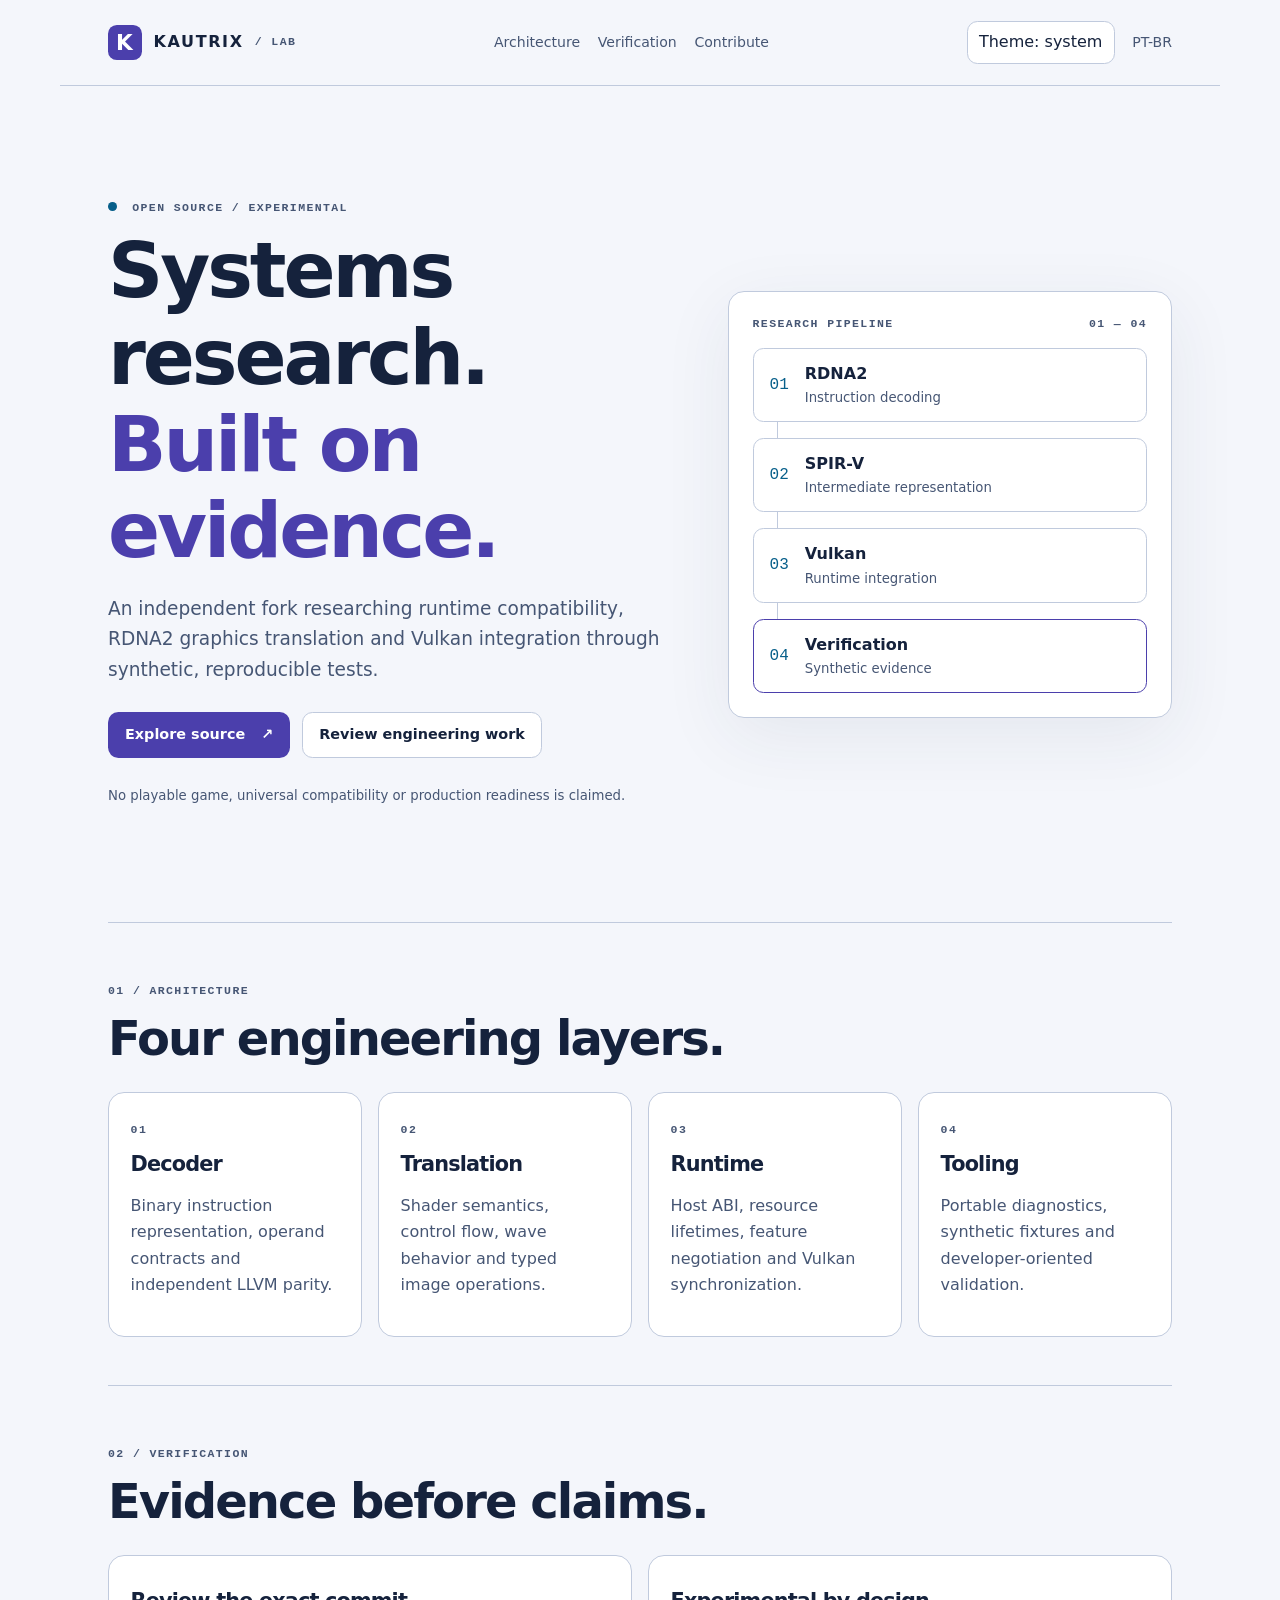
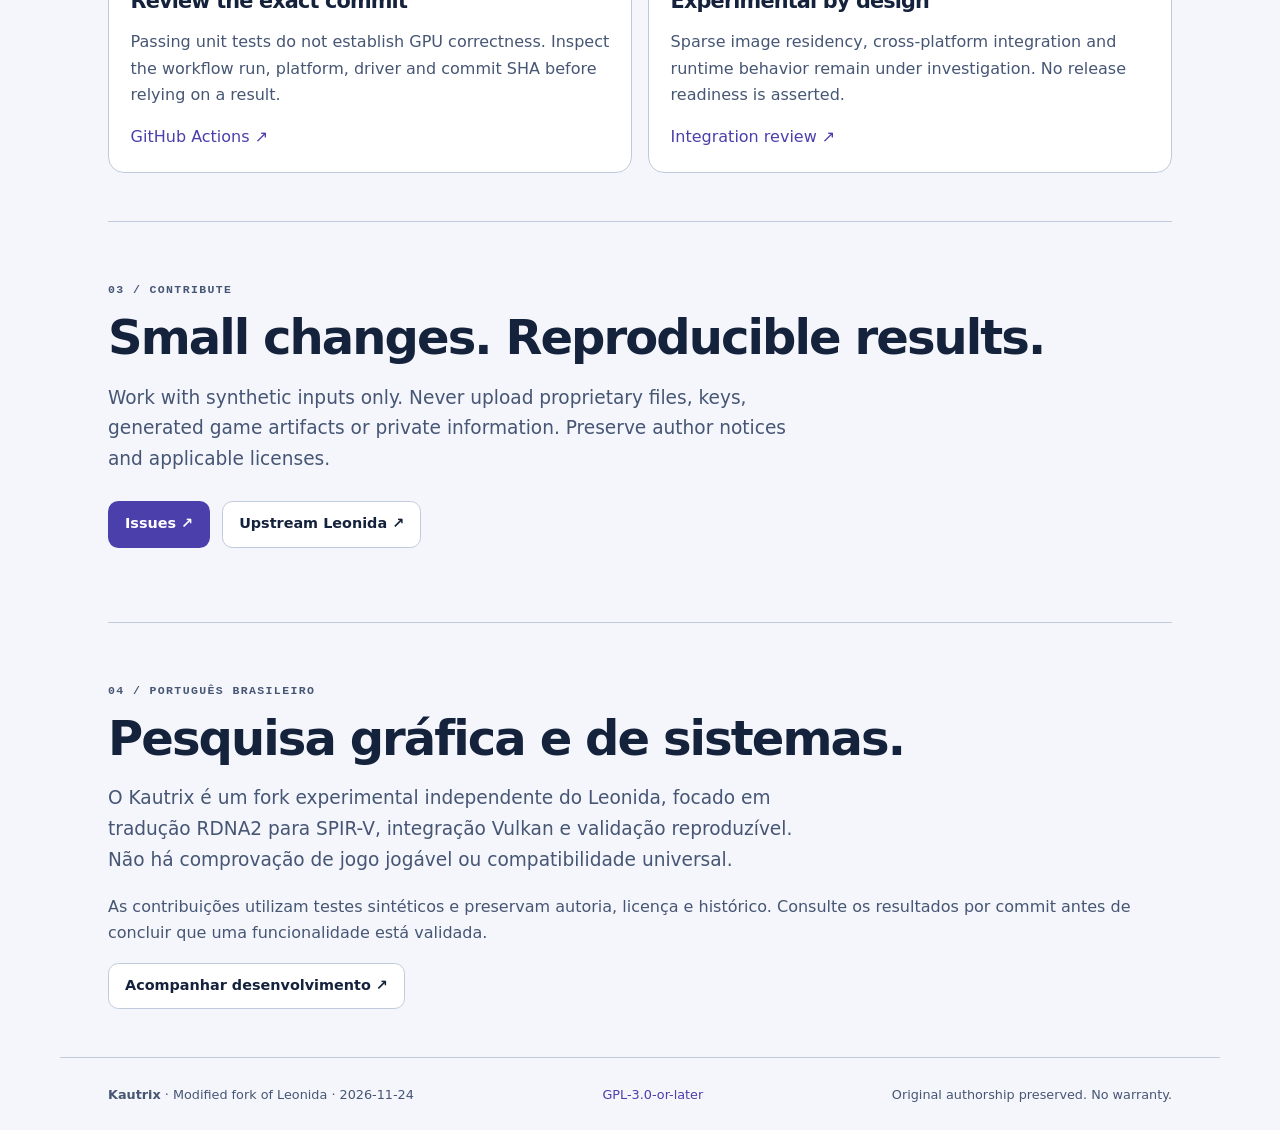
<file: docs/index.html>
<!doctype html>
<html lang="en">
<head>
  <meta charset="utf-8">
  <meta name="viewport" content="width=device-width, initial-scale=1">
  <meta name="description" content="Kautrix: open-source experimental runtime and graphics research, with evidence-first engineering.">
  <meta name="color-scheme" content="dark light">
  <title>Kautrix — Runtime &amp; Graphics Research</title>
  <link rel="stylesheet" href="kautrix-site.css">
  <script src="kautrix-site.js" defer></script>
</head>
<body>
  <a class="skip" href="#main">Skip to content</a>
  <header class="shell nav">
    <a class="brand" href="#main" aria-label="Kautrix home"><span class="mark" aria-hidden="true">K</span> KAUTRIX<span class="edition">/ LAB</span></a>
    <nav aria-label="Project navigation">
      <a href="#architecture">Architecture</a><a href="#verification">Verification</a><a href="#contribute">Contribute</a>
    </nav>
    <div class="controls">
      <button id="theme" type="button" hidden>Theme: system</button>
      <a class="lang" href="#portugues" lang="pt-BR">PT-BR</a>
    </div>
  </header>
  <main id="main" class="shell">
    <section class="hero" aria-labelledby="hero-title">
      <div class="hero-copy">
        <p class="eyebrow"><span class="dot" aria-hidden="true"></span> OPEN SOURCE / EXPERIMENTAL</p>
        <h1 id="hero-title">Systems research.<br><span class="accent">Built on evidence.</span></h1>
        <p class="lead">An independent fork researching runtime compatibility, RDNA2 graphics translation and Vulkan integration through synthetic, reproducible tests.</p>
        <div class="actions"><a class="primary" href="https://github.com/ykauttiz/Kautrix">Explore source <span aria-hidden="true">↗</span></a><a class="secondary" href="https://github.com/ykauttiz/Kautrix/pulls">Review engineering work</a></div>
        <p class="note">No playable game, universal compatibility or production readiness is claimed.</p>
      </div>
      <div class="diagram" aria-label="Research architecture: RDNA2 instruction input, decoder, SPIR-V translation, Vulkan runtime, synthetic verification">
        <div class="diagram-top"><span>RESEARCH PIPELINE</span><span>01 — 04</span></div>
        <div class="node"><span>01</span><div><strong>RDNA2</strong><small>Instruction decoding</small></div></div>
        <div class="connector" aria-hidden="true"></div>
        <div class="node"><span>02</span><div><strong>SPIR-V</strong><small>Intermediate representation</small></div></div>
        <div class="connector" aria-hidden="true"></div>
        <div class="node"><span>03</span><div><strong>Vulkan</strong><small>Runtime integration</small></div></div>
        <div class="connector" aria-hidden="true"></div>
        <div class="node final"><span>04</span><div><strong>Verification</strong><small>Synthetic evidence</small></div></div>
      </div>
    </section>
    <section id="architecture" class="section">
      <p class="eyebrow">01 / ARCHITECTURE</p><h2>Four engineering layers.</h2>
      <div class="cards">
        <article><span class="index">01</span><h3>Decoder</h3><p>Binary instruction representation, operand contracts and independent LLVM parity.</p></article>
        <article><span class="index">02</span><h3>Translation</h3><p>Shader semantics, control flow, wave behavior and typed image operations.</p></article>
        <article><span class="index">03</span><h3>Runtime</h3><p>Host ABI, resource lifetimes, feature negotiation and Vulkan synchronization.</p></article>
        <article><span class="index">04</span><h3>Tooling</h3><p>Portable diagnostics, synthetic fixtures and developer-oriented validation.</p></article>
      </div>
    </section>
    <section id="verification" class="section">
      <p class="eyebrow">02 / VERIFICATION</p><h2>Evidence before claims.</h2>
      <div class="split">
        <div class="panel"><h3>Review the exact commit</h3><p>Passing unit tests do not establish GPU correctness. Inspect the workflow run, platform, driver and commit SHA before relying on a result.</p><a href="https://github.com/ykauttiz/Kautrix/actions">GitHub Actions ↗</a></div>
        <div class="panel"><h3>Experimental by design</h3><p>Sparse image residency, cross-platform integration and runtime behavior remain under investigation. No release readiness is asserted.</p><a href="https://github.com/ykauttiz/Kautrix/pull/13">Integration review ↗</a></div>
      </div>
    </section>
    <section id="contribute" class="section">
      <p class="eyebrow">03 / CONTRIBUTE</p><h2>Small changes. Reproducible results.</h2>
      <p class="lead">Work with synthetic inputs only. Never upload proprietary files, keys, generated game artifacts or private information. Preserve author notices and applicable licenses.</p>
      <div class="actions"><a class="primary" href="https://github.com/ykauttiz/Kautrix/issues">Issues ↗</a><a class="secondary" href="https://github.com/Vyzerythe/Leonida">Upstream Leonida ↗</a></div>
    </section>
    <section id="portugues" class="section" lang="pt-BR">
      <p class="eyebrow">04 / PORTUGUÊS BRASILEIRO</p><h2>Pesquisa gráfica e de sistemas.</h2>
      <p class="lead">O Kautrix é um fork experimental independente do Leonida, focado em tradução RDNA2 para SPIR-V, integração Vulkan e validação reproduzível. Não há comprovação de jogo jogável ou compatibilidade universal.</p>
      <p>As contribuições utilizam testes sintéticos e preservam autoria, licença e histórico. Consulte os resultados por commit antes de concluir que uma funcionalidade está validada.</p>
      <a class="secondary" href="https://github.com/ykauttiz/Kautrix/pulls">Acompanhar desenvolvimento ↗</a>
    </section>
  </main>
  <footer class="shell footer"><span><strong>Kautrix</strong> · Modified fork of Leonida · 2026-11-24</span><a href="https://www.gnu.org/licenses/gpl-3.0.html">GPL-3.0-or-later</a><span>Original authorship preserved. No warranty.</span></footer>
</body>
</html>
</file>
<file: docs/kautrix-site.css>
:root{color-scheme:dark;--bg:#0a0f1b;--surface:#111a2a;--line:#34435e;--text:#f0f4ff;--muted:#b4c1d8;--accent:#a9a3ff;--cyan:#70d9ff;--button:#b5b2ff;--on-button:#101329;--shadow:0 18px 70px #0004}
@media(prefers-color-scheme:light){:root:not([data-theme]){color-scheme:light;--bg:#f4f6fb;--surface:#fff;--line:#c0cadd;--text:#15223c;--muted:#465674;--accent:#4b3fac;--cyan:#075f8a;--button:#4b3fac;--on-button:#fff;--shadow:0 18px 70px #29375113}}
:root[data-theme="light"]{color-scheme:light;--bg:#f4f6fb;--surface:#fff;--line:#c0cadd;--text:#15223c;--muted:#465674;--accent:#4b3fac;--cyan:#075f8a;--button:#4b3fac;--on-button:#fff;--shadow:0 18px 70px #29375113}
*{box-sizing:border-box}html{scroll-behavior:smooth;scroll-padding-top:1.5rem}body{margin:0;background:var(--bg);color:var(--text);font:16px/1.65 system-ui,-apple-system,BlinkMacSystemFont,"Segoe UI",sans-serif}a{color:var(--accent);text-decoration:none}a:hover{text-decoration:underline}button{font:inherit;cursor:pointer;color:var(--text);background:var(--surface);border:1px solid var(--line);border-radius:.65rem;padding:.45rem .7rem}a:focus-visible,button:focus-visible{outline:3px solid var(--cyan);outline-offset:4px}.shell{max-width:1160px;margin:auto;padding-inline:clamp(1rem,4vw,3rem)}.skip{position:absolute;left:1rem;top:-5rem;background:var(--surface);padding:.7rem;z-index:5}.skip:focus{top:1rem}.nav{min-height:86px;display:flex;align-items:center;justify-content:space-between;gap:1.2rem;border-bottom:1px solid var(--line);flex-wrap:wrap;padding-block:1rem}.brand{display:inline-flex;align-items:center;gap:.7rem;font-weight:850;letter-spacing:.1em;color:var(--text)}.mark{display:grid;place-items:center;width:2.15rem;height:2.15rem;border-radius:.55rem;background:var(--button);color:var(--on-button);font-size:1.35rem}.edition,.eyebrow,.index,.diagram-top{font:600 .72rem/1.4 ui-monospace,monospace;letter-spacing:.12em;color:var(--muted)}nav,.controls{display:flex;gap:1.1rem;align-items:center;flex-wrap:wrap}nav a,.lang{font-size:.88rem;color:var(--muted)}.hero{display:grid;grid-template-columns:1.25fr 1fr;gap:clamp(1.5rem,5vw,5rem);align-items:center;padding-block:clamp(3rem,8vw,7rem)}.dot{display:inline-block;width:.55rem;height:.55rem;border-radius:50%;background:var(--cyan);margin-right:.45rem}h1,h2,h3{line-height:1.13;margin:.75rem 0 1rem;letter-spacing:-.04em}h1{font-size:clamp(2.6rem,6vw,5.15rem)}h2{font-size:clamp(1.9rem,4vw,3rem)}h3{font-size:1.3rem}.accent{color:var(--accent)}.lead{font-size:clamp(1rem,2vw,1.16rem);max-width:58ch;color:var(--muted)}.note,small{color:var(--muted);font-size:.83rem}.actions{display:flex;gap:.75rem;flex-wrap:wrap;margin-block:1.65rem}.primary,.secondary{display:inline-flex;gap:1rem;align-items:center;min-height:44px;padding:.65rem 1rem;border-radius:.65rem;font-size:.9rem;font-weight:700;border:1px solid var(--line);transition:transform .18s ease}.primary{background:var(--button);color:var(--on-button);border-color:transparent}.secondary{background:var(--surface);color:var(--text)}.primary:hover,.secondary:hover{transform:translateY(-2px);text-decoration:none}.diagram,.panel,.cards article{border:1px solid var(--line);border-radius:1rem;background:var(--surface);padding:1.35rem}.diagram{box-shadow:var(--shadow);padding:1.5rem}.diagram-top{display:flex;justify-content:space-between;margin-bottom:1rem}.node{display:flex;align-items:center;gap:1rem;border:1px solid var(--line);border-radius:.65rem;padding:.75rem 1rem}.node span{color:var(--cyan);font-family:monospace}.node strong,.node small{display:block}.node.final{border-color:var(--accent)}.connector{height:1rem;width:1px;background:var(--line);margin-left:1.5rem}.section{padding-block:3rem;border-top:1px solid var(--line)}.cards,.split{display:grid;grid-template-columns:repeat(2,minmax(0,1fr));gap:1rem;margin-top:1.7rem}.cards{grid-template-columns:repeat(4,minmax(0,1fr))}.cards p,.panel p,#portugues p{color:var(--muted)}.footer{border-top:1px solid var(--line);padding-block:1.6rem;display:flex;justify-content:space-between;gap:1rem;flex-wrap:wrap;color:var(--muted);font-size:.8rem}@media(max-width:850px){.hero{grid-template-columns:1fr}.cards{grid-template-columns:repeat(2,minmax(0,1fr))}.nav nav{order:3;width:100%}}@media(max-width:480px){.cards,.split{grid-template-columns:1fr}.nav{gap:.6rem}.edition{display:none}.actions>*{width:100%;justify-content:center}.hero{padding-block:2.5rem}}@media(prefers-reduced-motion:reduce){html{scroll-behavior:auto}.primary,.secondary{transition:none}.primary:hover,.secondary:hover{transform:none}}
</file>
